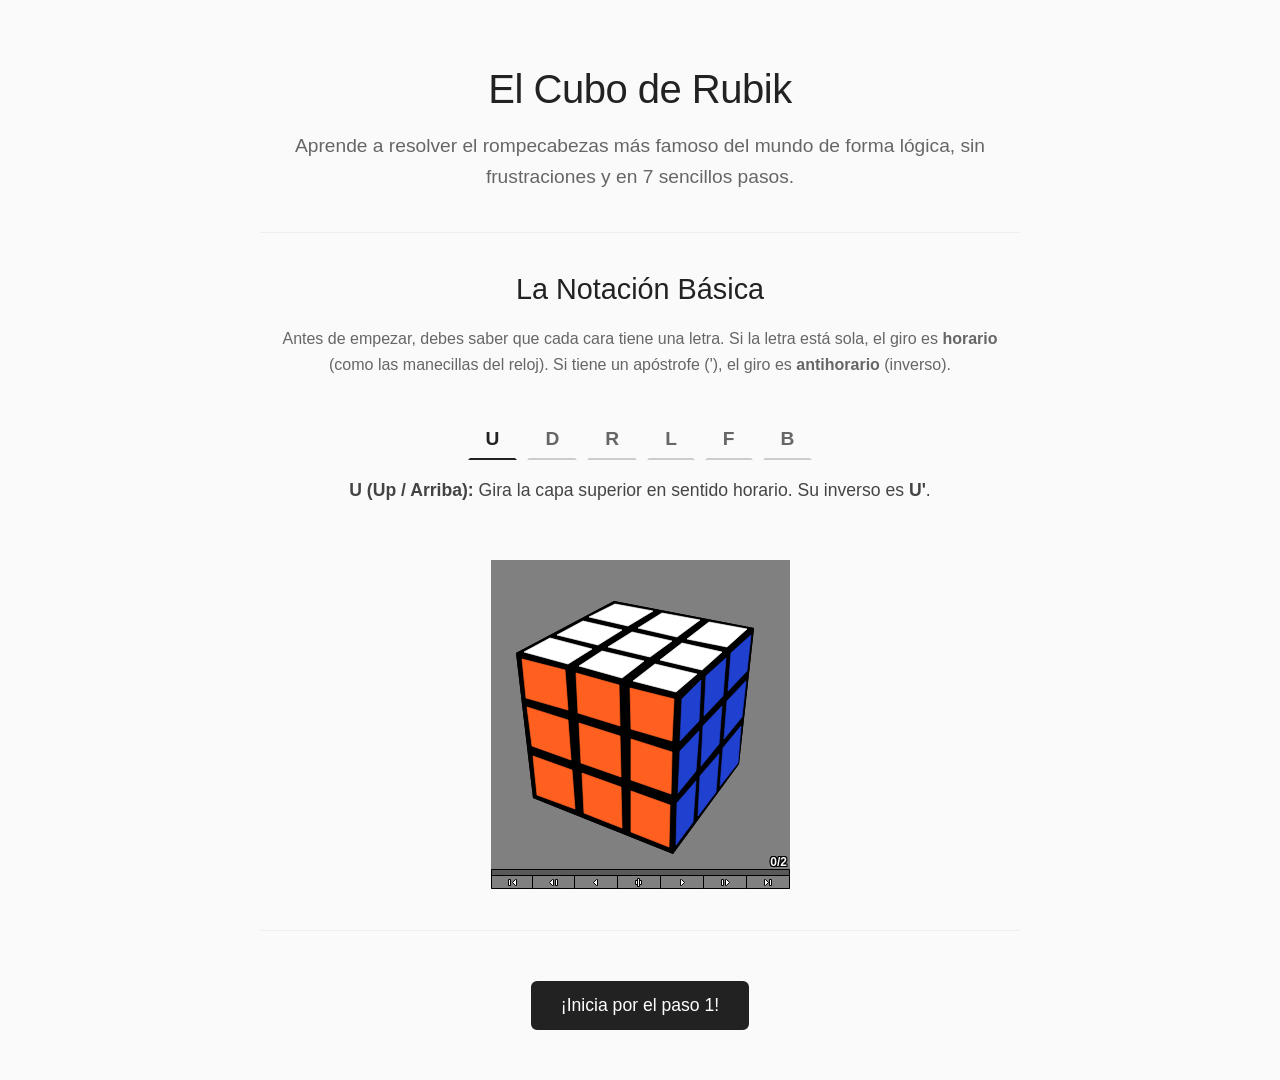
<file: index.html>
<!DOCTYPE html>
<html lang="es">
<head>
    <meta charset="UTF-8">
    <meta name="viewport" content="width=device-width, initial-scale=1.0">
    <title>Cómo armar el Cubo de Rubik</title>
    <link rel="stylesheet" href="style.css">
</head>
<body>

    <div class="container">
        <h1>El Cubo de Rubik</h1>
        <p>Aprende a resolver el rompecabezas más famoso del mundo de forma lógica, sin frustraciones y en 7 sencillos pasos.</p>
        
        <hr style="border: 0; border-top: 1px solid #eee; margin: 40px 0;">

        <h2>La Notación Básica</h2>
        <p style="font-size: 1rem;">Antes de empezar, debes saber que cada cara tiene una letra. Si la letra está sola, el giro es <strong>horario</strong> (como las manecillas del reloj). Si tiene un apóstrofe ('), el giro es <strong>antihorario</strong> (inverso).</p>

        <div class="tabs-container">
            <div class="tabs">
                <button class="tab-btn active" onclick="cambiarGiro('U', this)">U</button>
                <button class="tab-btn" onclick="cambiarGiro('D', this)">D</button>
                <button class="tab-btn" onclick="cambiarGiro('R', this)">R</button>
                <button class="tab-btn" onclick="cambiarGiro('L', this)">L</button>
                <button class="tab-btn" onclick="cambiarGiro('F', this)">F</button>
                <button class="tab-btn" onclick="cambiarGiro('B', this)">B</button>
            </div>

            <div id="descNotacion">
                <strong>U (Up / Arriba):</strong> Gira la capa superior en sentido horario. Su inverso es <strong>U'</strong>.
            </div>

            <div id="cuboNotacion" class="cubo-container"></div>
        </div>

        <hr style="border: 0; border-top: 1px solid #eee; margin: 40px 0;">

        <a href="paso1.html" class="btn">¡Inicia por el paso 1!</a>
    </div>

    <script src="AnimCube3.js"></script>
    <script>
        // Diccionario con la información de cada giro
        const giros = {
            'U': { move: "U U'", texto: "<strong>U (Up / Arriba):</strong> Gira la capa superior en sentido horario. Su inverso es <strong>U'</strong>." },
            'D': { move: "D D'", texto: "<strong>D (Down / Abajo):</strong> Gira la capa inferior en sentido horario. Su inverso es <strong>D'</strong>." },
            'R': { move: "R R'", texto: "<strong>R (Right / Derecha):</strong> Gira la capa derecha en sentido horario. Su inverso es <strong>R'</strong>." },
            'L': { move: "L L'", texto: "<strong>L (Left / Izquierda):</strong> Gira la capa izquierda en sentido horario. Su inverso es <strong>L'</strong>." },
            'F': { move: "F F'", texto: "<strong>F (Front / Frente):</strong> Gira la capa frontal en sentido horario. Su inverso es <strong>F'</strong>." },
            'B': { move: "B B'", texto: "<strong>B (Back / Atrás):</strong> Gira la capa trasera en sentido horario. Su inverso es <strong>B'</strong>." }
        };

        // Función que se ejecuta al presionar un botón
        function cambiarGiro(cara, botonElemento) {
            // 1. Quitar la clase 'active' de todos los botones y ponérsela al que se hizo clic
            let botones = document.querySelectorAll('.tab-btn');
            botones.forEach(btn => btn.classList.remove('active'));
            if(botonElemento) botonElemento.classList.add('active');

            // 2. Actualizar el texto descriptivo
            document.getElementById('descNotacion').innerHTML = giros[cara].texto;

            // 3. Limpiar el contenedor del cubo para evitar duplicados
            document.getElementById('cuboNotacion').innerHTML = '';

            // 4. Volver a cargar el AnimCube3 con el nuevo giro.
            // Omitimos "facelets" para que el cubo aparezca con todos sus colores.
            AnimCube3("id=cuboNotacion&move=" + giros[cara].move + "&speed=15");
        }

        // Inicializar el cubo con el giro 'U' al cargar la página por primera vez
        cambiarGiro('U', document.querySelector('.tab-btn.active'));
    </script>

</body>
</html>
</file>
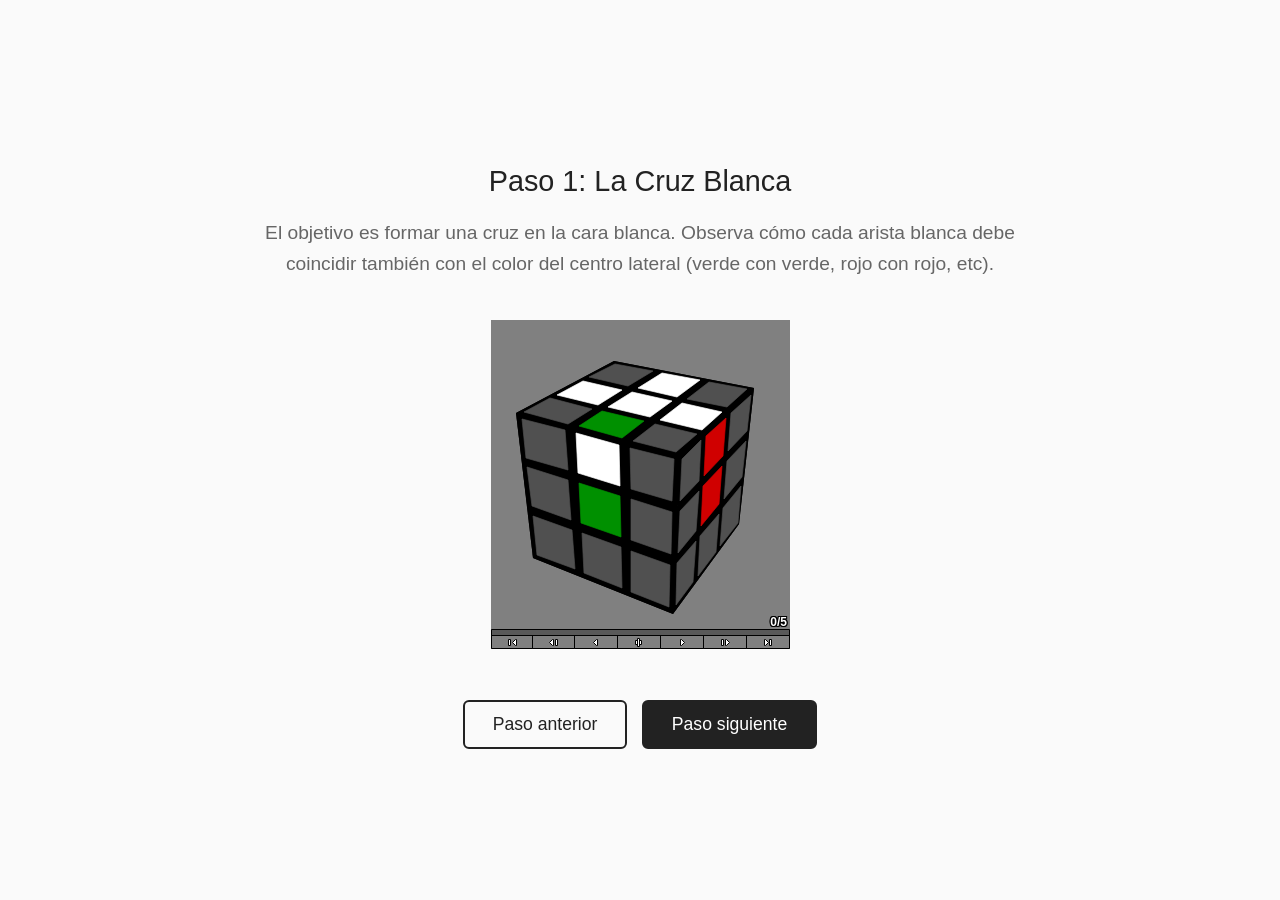
<file: paso1.html>
<!DOCTYPE html>
<html lang="es">
<head>
    <meta charset="UTF-8">
    <meta name="viewport" content="width=device-width, initial-scale=1.0">
    <title>Paso 1: La Cruz Blanca</title>
    <link rel="stylesheet" href="style.css">
</head>
<body>

    <div class="container">
        <h2>Paso 1: La Cruz Blanca</h2>
        <p>El objetivo es formar una cruz en la cara blanca. Observa cómo cada arista blanca debe coincidir también con el color del centro lateral (verde con verde, rojo con rojo, etc).</p>
        
        <div id="cuboPaso1" class="cubo-container"></div>

        <div class="nav-buttons">
            <a href="index.html" class="btn btn-outline">Paso anterior</a>
            <a href="paso2.html" class="btn">Paso siguiente</a>
        </div>
    </div>

    <script src="AnimCube3.js"></script>
    <script>
        /* EXPLICACIÓN DE LOS PARÁMETROS:
         - move: El algoritmo que arma la cruz (5 movimientos de ejemplo).
         - initrevmove=#: Le dice al simulador "revuelve el cubo aplicando el algoritmo al revés antes de empezar". Así, al darle play, se arma.
         - facelets: Una cadena mágica de 54 letras que pinta solo la cruz blanca y los centros, dejando el resto en gris ('d' de dark gray).
        */
        
        var parametros ="id=cuboPaso1" + 
                        "&move=F R' D' R F2" + 
                        "&initrevmove=#" + 
                        "&facelets=dwdwwwdwdddddydddddddggdddddddbbdddddoddodddddddrrdddd";

        AnimCube3(parametros);
    </script>

</body>
</html>
</file>
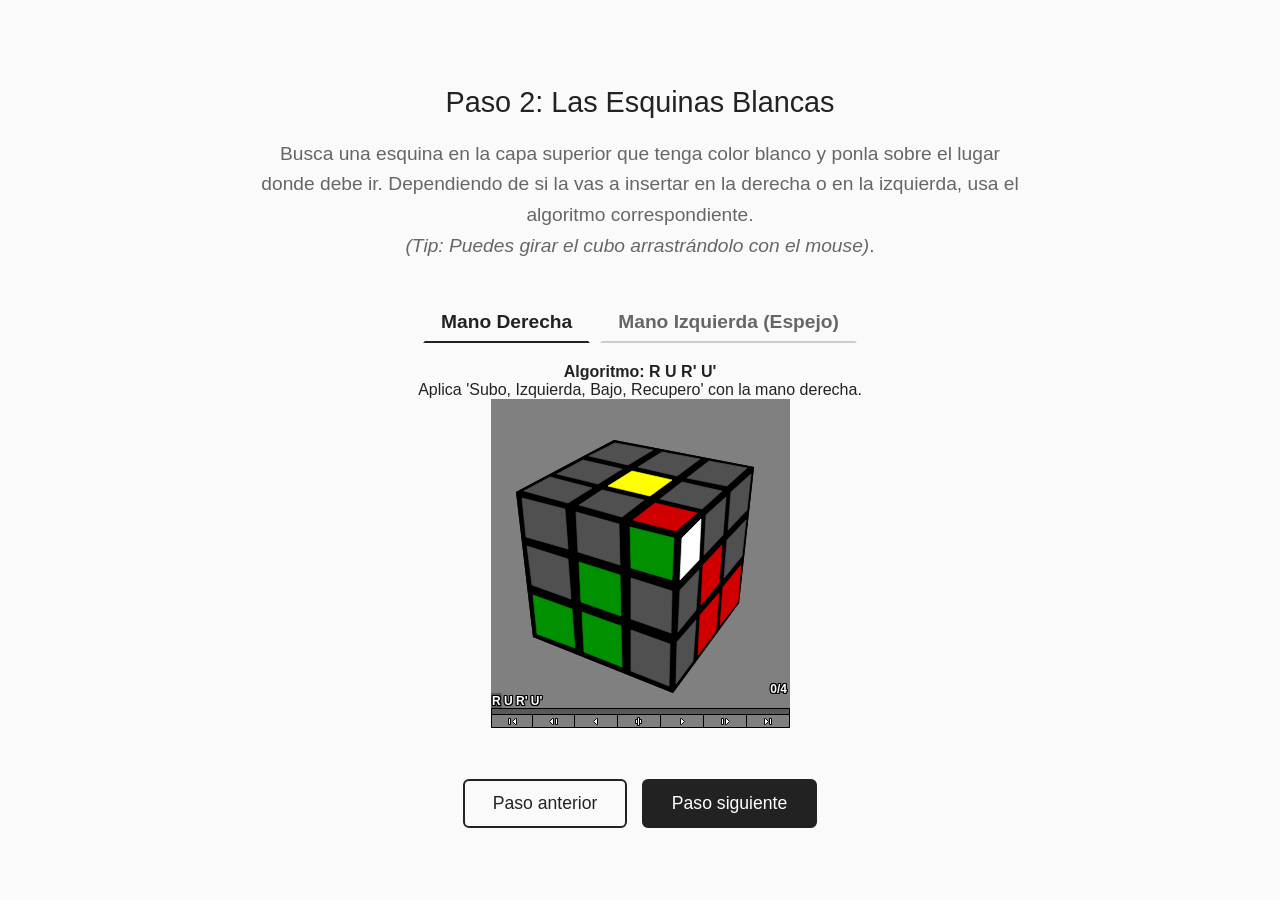
<file: paso2.html>
<!DOCTYPE html>
<html lang="es">
<head>
    <meta charset="UTF-8">
    <meta name="viewport" content="width=device-width, initial-scale=1.0">
    <title>Paso 2: Las Esquinas Blancas</title>
    <link rel="stylesheet" href="style.css">
</head>
<body>

    <div class="container">
        <h2>Paso 2: Las Esquinas Blancas</h2>
        <p>Busca una esquina en la capa superior que tenga color blanco y ponla sobre el lugar donde debe ir. Dependiendo de si la vas a insertar en la derecha o en la izquierda, usa el algoritmo correspondiente. <br><em>(Tip: Puedes girar el cubo arrastrándolo con el mouse)</em>.</p>
        
        <div class="tabs-container">
            <div class="tabs">
                <button class="tab-btn active" onclick="cambiarCaso('derecha', this)">Mano Derecha</button>
                <button class="tab-btn" onclick="cambiarCaso('izquierda', this)">Mano Izquierda (Espejo)</button>
            </div>

            <div id="descCaso">
                <strong>Algoritmo: R U R' U'</strong><br>
                Aplica "Subo, Izquierda, Bajo, Recupero" con la mano derecha.
            </div>

            <div id="cuboPaso2" class="cubo-container"></div>
        </div>

        <div class="nav-buttons">
            <a href="paso1.html" class="btn btn-outline">Paso anterior</a>
            <a href="paso3.html" class="btn">Paso siguiente</a>
        </div>
    </div>

   <script src="AnimCube3.js"></script>
    <script>
        // Tu mapeo de colores exacto
        const coloresPaso2 = 
            "ddddydddd" + // U
            "wwwwwwwww" + // D
            "ddgdggddg" + // F
            "ddbdbbddb" + // B
            "ddddodooo" + // L
            "ddrdrrddr";  // R

        // Añadimos el parámetro "pos" a cada caso
        const casos = {
            'derecha': { 
                move: "R U R' U'", 
                pos: "lluu", // Vista por defecto (muestra Arriba, Frente y Derecha)
                texto: "<strong>Algoritmo: R U R' U'</strong><br>Aplica 'Subo, Izquierda, Bajo, Recupero' con la mano derecha." 
            },
            'izquierda': { 
                move: "L' U' L U", 
                pos: "lldd", // Vista espejo (Gira el cubo para mostrar Arriba, Frente e Izquierda)
                texto: "<strong>Algoritmo: L' U' L U</strong><br>El caso espejo. Aplica los mismos movimientos pero con tu mano izquierda." 
            }
        };

        function cambiarCaso(lado, botonElemento) {
            let botones = document.querySelectorAll('.tab-btn');
            botones.forEach(btn => btn.classList.remove('active'));
            if(botonElemento) botonElemento.classList.add('active');

            document.getElementById('descCaso').innerHTML = casos[lado].texto;
            document.getElementById('cuboPaso2').innerHTML = '';
            
            // Agregamos "&position=" + casos[lado].pos a la cadena
            let parametros = "id=cuboPaso2" + 
                             "&move=" + casos[lado].move + 
                             "&initrevmove=#" + 
                             "&movetext=1" + 
                             "&position=" + casos[lado].pos + 
                             "&facelets=" + coloresPaso2;

            AnimCube3(parametros);
        }

        cambiarCaso('derecha', document.querySelector('.tab-btn.active'));
    </script>

</body>
</html>
</file>
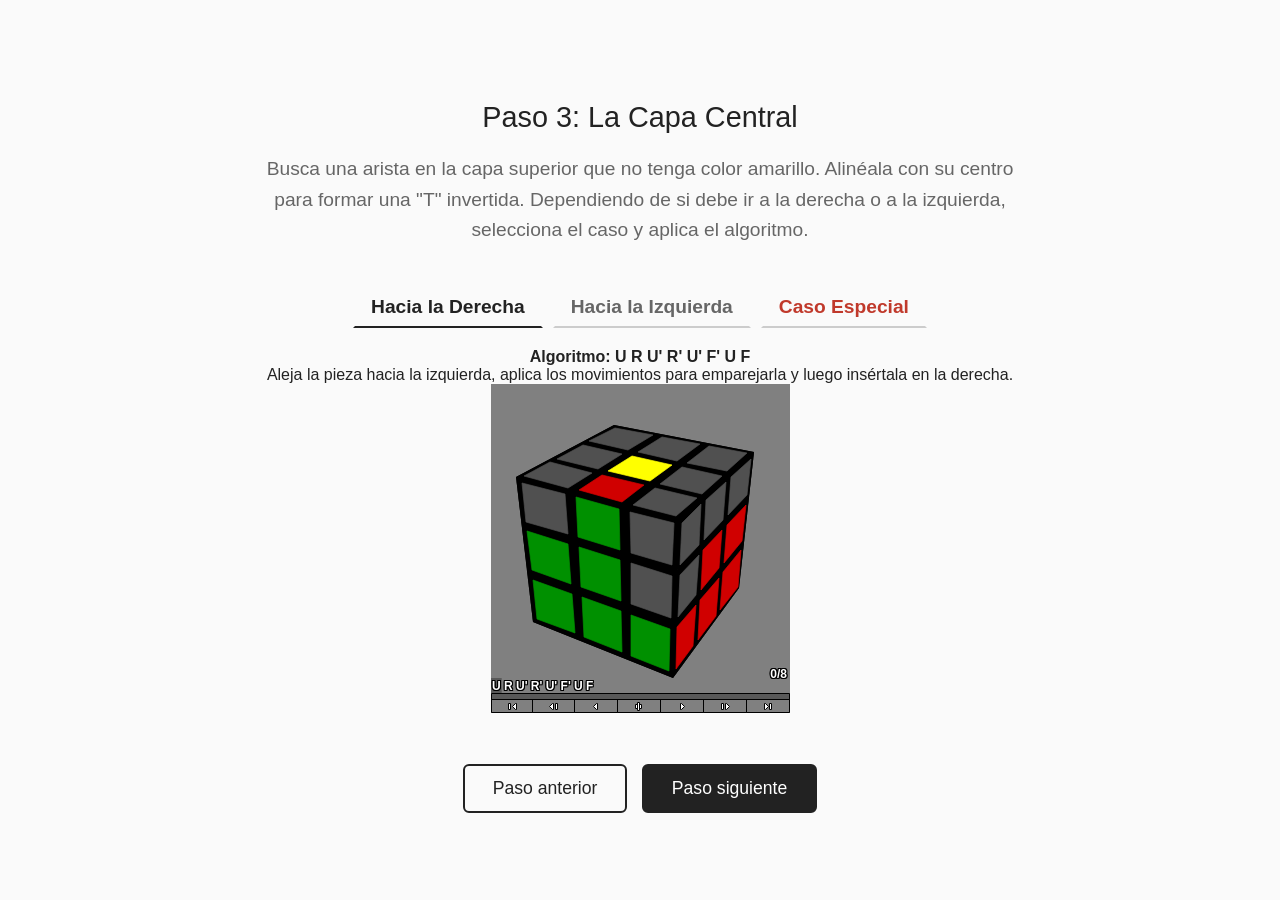
<file: paso3.html>
<!DOCTYPE html>
<html lang="es">
<head>
    <meta charset="UTF-8">
    <meta name="viewport" content="width=device-width, initial-scale=1.0">
    <title>Paso 3: La Capa Central</title>
    <link rel="stylesheet" href="style.css">
</head>
<body>

    <div class="container">
        <h2>Paso 3: La Capa Central</h2>
        <p>Busca una arista en la capa superior que no tenga color amarillo. Alinéala con su centro para formar una "T" invertida. Dependiendo de si debe ir a la derecha o a la izquierda, selecciona el caso y aplica el algoritmo.</p>
        
        <div class="tabs-container">
            <div class="tabs">
                <button class="tab-btn active" onclick="cambiarCaso('derecha', this)">Hacia la Derecha</button>
                <button class="tab-btn" onclick="cambiarCaso('izquierda', this)">Hacia la Izquierda</button>
                <button class="tab-btn" style="color: #c0392b;" onclick="cambiarCaso('especial', this)">Caso Especial</button>
            </div>

            <div id="descCaso">
                <strong>Algoritmo: U R U' R' U' F' U F</strong><br>
                Aleja la pieza hacia la izquierda, sube la derecha y devuélvela para insertarla en la ranura derecha.
            </div>

            <div id="cuboPaso3" class="cubo-container"></div>
        </div>

        <div class="nav-buttons">
            <a href="paso2.html" class="btn btn-outline">Paso anterior</a>
            <a href="paso4.html" class="btn">Paso siguiente</a>
        </div>
    </div>

    <script src="AnimCube3.js"></script>
    <script>
        // Tu mapeo de colores exacto para las dos capas resueltas (F2L)
        const coloresPaso3 = 
            "ddddydddd" + // U: Cara superior (solo centro amarillo)
            "wwwwwwwww" + // D: Cara inferior (toda blanca armada)
            "dggdggdgg" + // F: Frente (capa media y baja verdes)
            "dbbdbbdbb" + // B: Atrás (capa media y baja azules)
            "dddoooooo" + // L: Izquierda (capa media y baja naranjas)
            "drrdrrdrr";  // R: Derecha (capa media y baja rojas)

        // Definimos los tres casos
        const casos = {
            'derecha': { 
                move: "U R U' R' U' F' U F", 
                pos: "lluu", // Vista por defecto (Frente y Derecha)
                texto: "<strong>Algoritmo: U R U' R' U' F' U F</strong><br>Aleja la pieza hacia la izquierda, aplica los movimientos para emparejarla y luego insértala en la derecha." 
            },
            'izquierda': { 
                move: "U' L' U L U F U' F'", 
                pos: "lldd", // Vista espejo (Frente e Izquierda)
                texto: "<strong>Algoritmo: U' L' U L U F U' F'</strong><br>El caso espejo. Aleja la pieza hacia la derecha, empareja e inserta en la ranura izquierda." 
            },
            'especial': {
                // Algoritmo avanzado que voltea la arista en su lugar para la animación
                move: "R U2 R' U R U2 R' U F' U' F",
                pos: "lluu",
                texto: "<strong>Caso Especial: Arista en su lugar pero volteada</strong><br>Para resolverlo de forma sencilla: aplica el algoritmo de la <strong>Derecha</strong> una vez para sacar la pieza a la capa superior, y luego vuelve a insertarla correctamente. <em>(El simulador te muestra un atajo avanzado para voltearla directamente)</em>."
            }
        };

        // Función para cambiar de caso
        function cambiarCaso(lado, botonElemento) {
            let botones = document.querySelectorAll('.tab-btn');
            botones.forEach(btn => btn.classList.remove('active'));
            if(botonElemento) botonElemento.classList.add('active');

            document.getElementById('descCaso').innerHTML = casos[lado].texto;
            document.getElementById('cuboPaso3').innerHTML = '';
            
            // Cargar AnimCube3 con rotación de cámara, algoritmo en pantalla y tus colores
            let parametros = "id=cuboPaso3" + 
                             "&move=" + casos[lado].move + 
                             "&initrevmove=#" + 
                             "&movetext=1" + 
                             "&position=" + casos[lado].pos + 
                             "&facelets=" + coloresPaso3;

            AnimCube3(parametros);
        }

        // Cargar el caso hacia la derecha por defecto al abrir la página
        cambiarCaso('derecha', document.querySelector('.tab-btn.active'));
    </script>

</body>
</html>
</file>
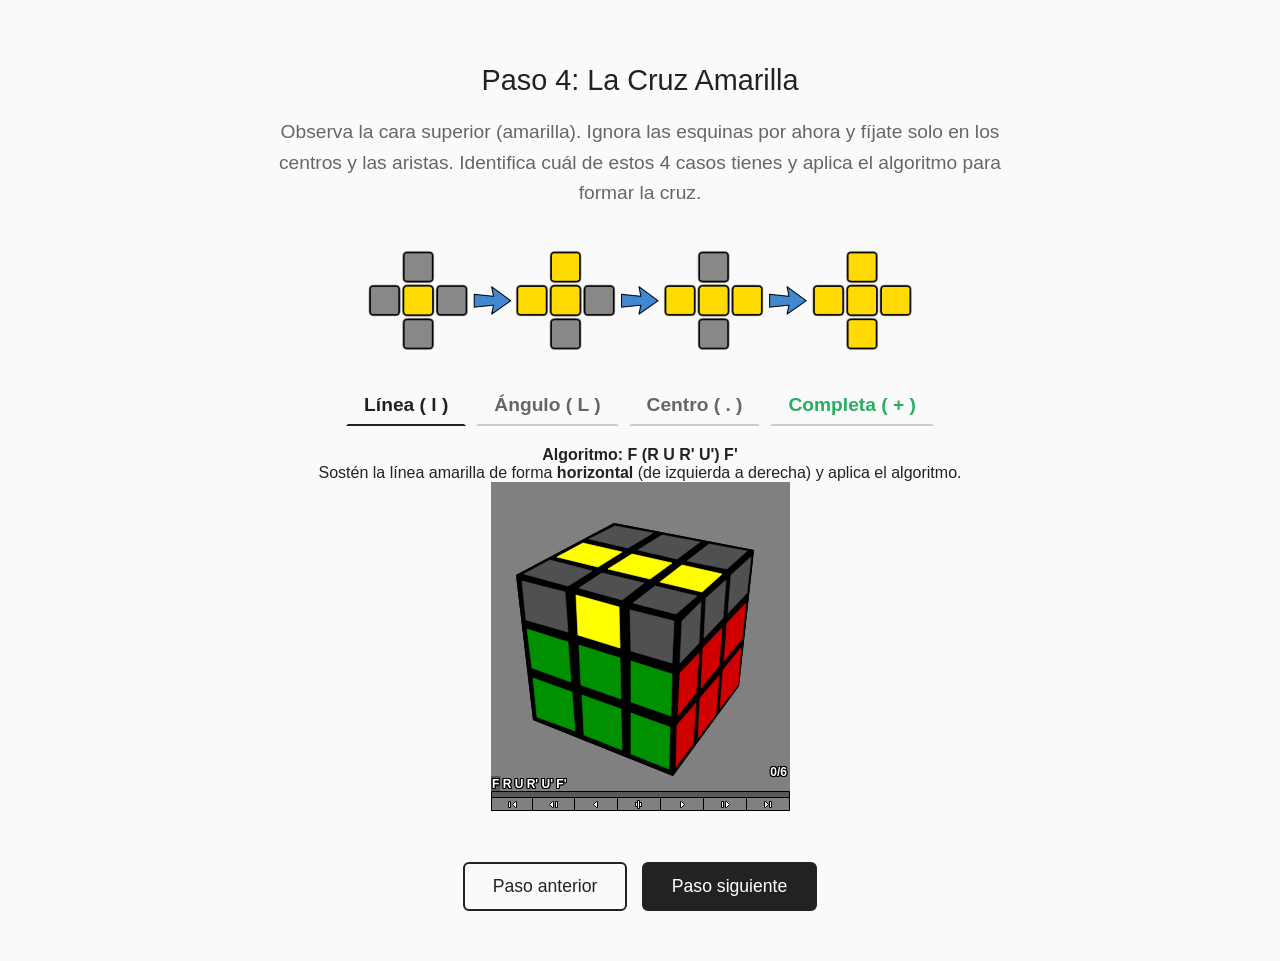
<file: paso4.html>
<!DOCTYPE html>
<html lang="es">
<head>
    <meta charset="UTF-8">
    <meta name="viewport" content="width=device-width, initial-scale=1.0">
    <title>Paso 4: La Cruz Amarilla</title>
    <link rel="stylesheet" href="style.css">
</head>
<body>

    <div class="container">
        <h2>Paso 4: La Cruz Amarilla</h2>
        <p>Observa la cara superior (amarilla). Ignora las esquinas por ahora y fíjate solo en los centros y las aristas. Identifica cuál de estos 4 casos tienes y aplica el algoritmo para formar la cruz.</p>
        
        <img src="imagenes/cruz-amarilla.png" alt="Casos de la Cruz Amarilla: Punto, L, Línea, Completa" class="img-referencia">

        <div class="tabs-container">
            <div class="tabs">
                <button class="tab-btn active" onclick="cambiarCaso('linea', this)">Línea ( l )</button>
                <button class="tab-btn" onclick="cambiarCaso('angulo', this)">Ángulo ( L )</button>
                <button class="tab-btn" onclick="cambiarCaso('centro', this)">Centro ( . )</button>
                <button class="tab-btn" style="color: #27ae60;" onclick="cambiarCaso('completa', this)">Completa ( + )</button>
            </div>

            <div id="descCaso">
                <strong>Algoritmo: F R U R' U' F'</strong><br>
                Sostén la línea de forma horizontal y aplica el algoritmo una vez.
            </div>

            <div id="cuboPaso4" class="cubo-container"></div>
        </div>

        <div class="nav-buttons">
            <a href="paso3.html" class="btn btn-outline">Paso anterior</a>
            <a href="paso5.html" class="btn">Paso siguiente</a>
        </div>
    </div>

    <script src="AnimCube3.js"></script>
    <script>
        const coloresPaso4 = 
            "dydyyydyd" + // U
            "wwwwwwwww" + // D
            "dggdggdgg" + // F
            "dbbdbbdbb" + // B
            "dddoooooo" + // L
            "drrdrrdrr";  // R

        const casos = {
            'linea': { 
                move: "F R U R' U' F'", 
                texto: "<strong>Algoritmo: F (R U R' U') F'</strong><br>Sostén la línea amarilla de forma <strong>horizontal</strong> (de izquierda a derecha) y aplica el algoritmo." 
            },
            'angulo': { 
                move: "F R U R' U' R U R' U' F'", 
                texto: "<strong>Algoritmo: F (R U R' U')x2 F'</strong><br>Coloca la 'L' pequeña en la esquina <strong>superior izquierda</strong> (Atrás-Izquierda). Es el mismo algoritmo, pero haces <em>'Subo, Izq, Bajo, Recupero'</em> <strong>dos veces</strong> antes de regresar la cara Frontal." 
            },
            'centro': {
                move: "F R U R' U' F' U2 F R U R' U' R U R' U' F'",
                texto: "<strong>Secuencia: Línea + Ángulo</strong><br>Si solo tienes el punto, aplica el algoritmo de la <strong>Línea</strong>. Eso formará una 'L'. Acomódala arriba a la izquierda (con U2) y aplica el algoritmo del <strong>Ángulo</strong>."
            },
            'completa': {
                move: "U U'",
                texto: "<strong>¡Qué suerte! Ya tienes la cruz.</strong><br>A veces el cubo se salta pasos por sí solo. Ignora las esquinas y avanza directamente al <strong>Paso 5</strong>."
            }
        };

        function cambiarCaso(caso, botonElemento) {
            let botones = document.querySelectorAll('.tab-btn');
            botones.forEach(btn => btn.classList.remove('active'));
            if(botonElemento) botonElemento.classList.add('active');

            document.getElementById('descCaso').innerHTML = casos[caso].texto;
            document.getElementById('cuboPaso4').innerHTML = '';
            
            let parametros = "id=cuboPaso4" + 
                             "&move=" + casos[caso].move + 
                             "&initrevmove=#" + 
                             "&movetext=1" + 
                             "&position=lluu" + 
                             "&facelets=" + coloresPaso4;

            AnimCube3(parametros);
        }

        cambiarCaso('linea', document.querySelector('.tab-btn.active'));
    </script>

</body>
</html>
</file>
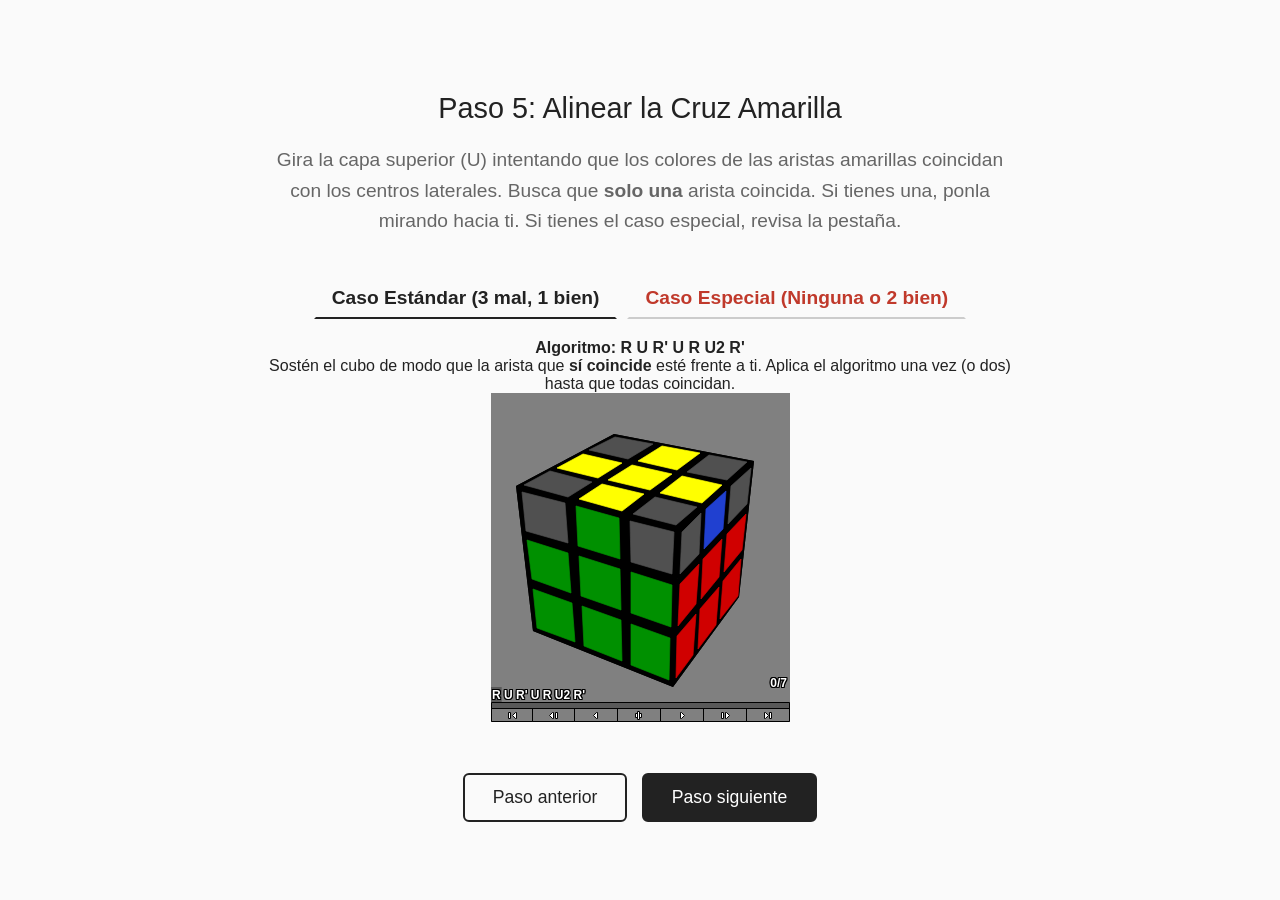
<file: paso5.html>
<!DOCTYPE html>
<html lang="es">
<head>
    <meta charset="UTF-8">
    <meta name="viewport" content="width=device-width, initial-scale=1.0">
    <title>Paso 5: Alinear la Cruz Amarilla</title>
    <link rel="stylesheet" href="style.css">
</head>
<body>

    <div class="container">
        <h2>Paso 5: Alinear la Cruz Amarilla</h2>
        <p>Gira la capa superior (U) intentando que los colores de las aristas amarillas coincidan con los centros laterales. Busca que <strong>solo una</strong> arista coincida. Si tienes una, ponla mirando hacia ti. Si tienes el caso especial, revisa la pestaña.</p>
        
        <div class="tabs-container">
            <div class="tabs">
                <button class="tab-btn active" onclick="cambiarCaso('estandar', this)">Caso Estándar (3 mal, 1 bien)</button>
                <button class="tab-btn" style="color: #c0392b;" onclick="cambiarCaso('especial', this)">Caso Especial (Ninguna o 2 bien)</button>
            </div>

            <div id="descCaso">
                <strong>Algoritmo: R U R' U R U2 R'</strong><br>
                Pon la arista que SÍ coincide en la cara <strong>Frontal</strong> y aplica el algoritmo.
            </div>

            <div id="cuboPaso5" class="cubo-container"></div>
        </div>

        <div class="nav-buttons">
            <a href="paso4.html" class="btn btn-outline">Paso anterior</a>
            <a href="paso6.html" class="btn">Paso siguiente</a>
        </div>
    </div>

    <script src="AnimCube3.js"></script>
    <script>
        // Usamos tu base de F2L intacta, pero encendemos la arista superior de cada cara
        const coloresPaso5 = 
            "dydyyydyd" + // U: Cruz amarilla
            "wwwwwwwww" + // D: Cara inferior blanca armada
            "dgggggdgg" + // F: F2L verde + arista superior verde
            "dbbbbbdbb" + // B: F2L azul + arista superior azul
            "dodoooooo" + // L: F2L naranja + arista superior naranja
            "drrrrrdrr";  // R: F2L rojo + arista superior roja

        // Definimos los casos
            const casos = {
                'estandar': { 
                    move: "R U R' U R U2 R'", 
                    pos: "lluu", 
                    texto: "<strong>Algoritmo: R U R' U R U2 R'</strong><br>Sostén el cubo de modo que la arista que <strong>sí coincide</strong> esté frente a ti. Aplica el algoritmo una vez (o dos) hasta que todas coincidan." 
                },
                'especial': { 
                    // Hacemos el Sune en R, acomodamos con U, y hacemos el Sune en B (sin girar el cubo)
                    move: "R U R' U R U2 R' U B U B' U B U2 B'", 
                    pos: "lluu", 
                    texto: "<strong>Caso Especial: No puedes dejar SOLO UNA bien.</strong><br>Aplica el algoritmo desde <strong>cualquier lado</strong>. Al hacerlo, forzarás al cubo a darte una sola arista correcta. Acomódala de frente y repítelo. <em>(Dale a Play para ver el proceso completo sin rotar el cubo)</em>." 
                }
            };

        // Función para cambiar de caso
        function cambiarCaso(caso, botonElemento) {
            let botones = document.querySelectorAll('.tab-btn');
            botones.forEach(btn => btn.classList.remove('active'));
            if(botonElemento) botonElemento.classList.add('active');

            document.getElementById('descCaso').innerHTML = casos[caso].texto;
            document.getElementById('cuboPaso5').innerHTML = '';
            
            // Cargamos AnimCube3 
            let parametros = "id=cuboPaso5" + 
                             "&move=" + casos[caso].move + 
                             "&initrevmove=#" + 
                             "&movetext=1" + 
                             "&position=" + casos[caso].pos + 
                             "&facelets=" + coloresPaso5;

            AnimCube3(parametros);
        }

        // Cargar el caso estándar por defecto
        cambiarCaso('estandar', document.querySelector('.tab-btn.active'));
    </script>

</body>
</html>
</file>
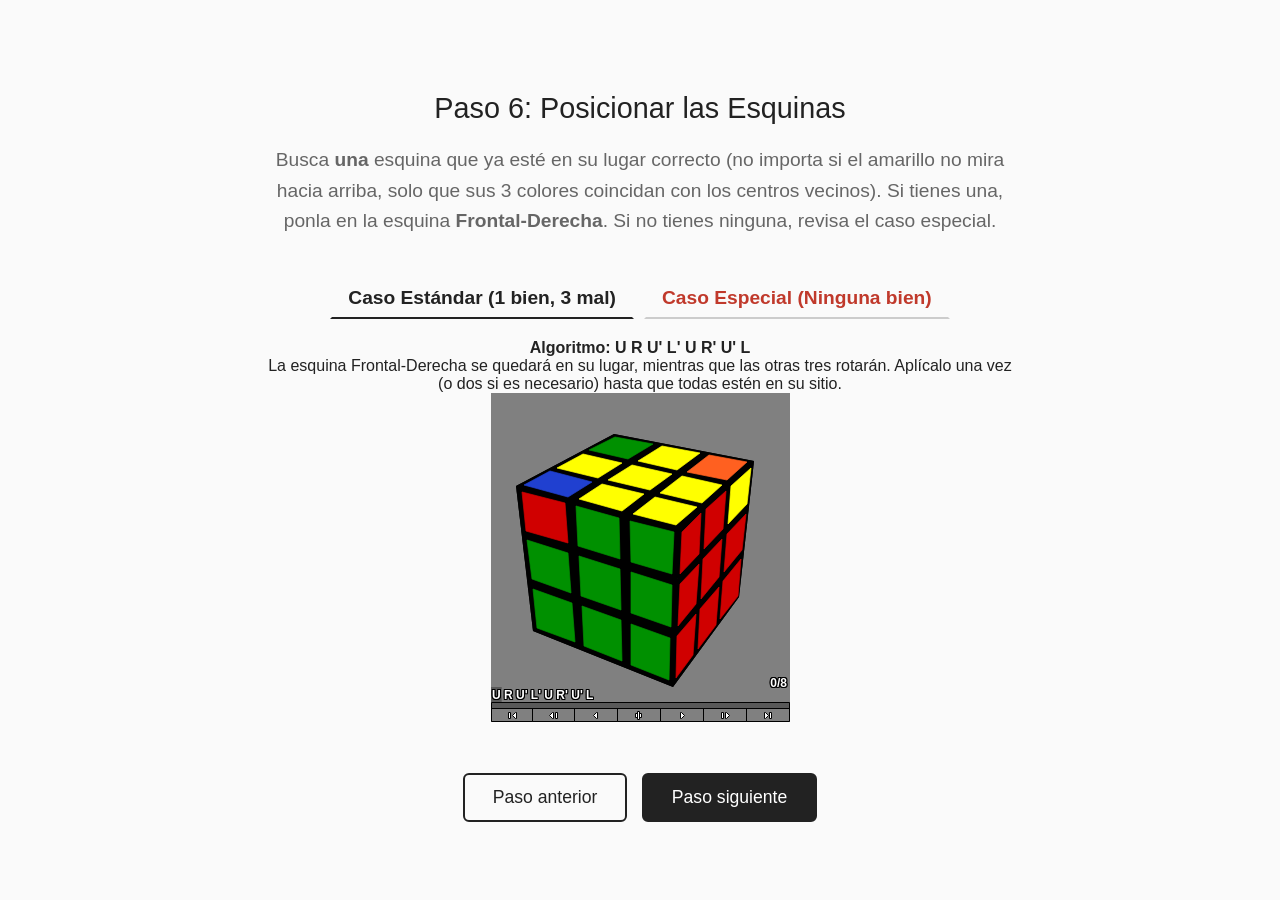
<file: paso6.html>
<!DOCTYPE html>
<html lang="es">
<head>
    <meta charset="UTF-8">
    <meta name="viewport" content="width=device-width, initial-scale=1.0">
    <title>Paso 6: Posicionar las Esquinas</title>
    <link rel="stylesheet" href="style.css">
</head>
<body>

    <div class="container">
        <h2>Paso 6: Posicionar las Esquinas</h2>
        <p>Busca <strong>una</strong> esquina que ya esté en su lugar correcto (no importa si el amarillo no mira hacia arriba, solo que sus 3 colores coincidan con los centros vecinos). Si tienes una, ponla en la esquina <strong>Frontal-Derecha</strong>. Si no tienes ninguna, revisa el caso especial.</p>
        
        <div class="tabs-container">
            <div class="tabs">
                <button class="tab-btn active" onclick="cambiarCaso('estandar', this)">Caso Estándar (1 bien, 3 mal)</button>
                <button class="tab-btn" style="color: #c0392b;" onclick="cambiarCaso('especial', this)">Caso Especial (Ninguna bien)</button>
            </div>

            <div id="descCaso">
                <strong>Algoritmo: U R U' L' U R' U' L</strong><br>
                Sostén la esquina correcta en la parte <strong>Frontal-Derecha</strong> y aplica el algoritmo para rotar las otras tres.
            </div>

            <div id="cuboPaso6" class="cubo-container"></div>
        </div>

        <div class="nav-buttons">
            <a href="paso5.html" class="btn btn-outline">Paso anterior</a>
            <a href="paso7.html" class="btn">Paso siguiente</a>
        </div>
    </div>

    <script src="AnimCube3.js"></script>
    <script>
        // En este paso encendemos TODO el cubo, porque el usuario necesita ver 
        // los 3 colores de las esquinas para saber si están en su "barrio" correcto.
        const coloresPaso6 = 
            "yyyyyyyyy" + // U: Toda amarilla
            "wwwwwwwww" + // D: Toda blanca
            "ggggggggg" + // F: Toda verde
            "bbbbbbbbb" + // B: Toda azul
            "ooooooooo" + // L: Toda naranja
            "rrrrrrrrr";  // R: Toda roja

        // Definimos los dos casos
        const casos = {
            'estandar': { 
                move: "U R U' L' U R' U' L", 
                pos: "lluu", 
                texto: "<strong>Algoritmo: U R U' L' U R' U' L</strong><br>La esquina Frontal-Derecha se quedará en su lugar, mientras que las otras tres rotarán. Aplícalo una vez (o dos si es necesario) hasta que todas estén en su sitio." 
            },
            'especial': { 
                // Niklas normal, seguido de un Niklas ejecutado en las caras B y F para no rotar el cubo
                move: "U R U' L' U R' U' L U B U' F' U B' U' F", 
                pos: "lluu", 
                texto: "<strong>Caso Especial: Ninguna esquina está en su lugar.</strong><br>Aplica el algoritmo desde <strong>cualquier lado</strong>. Esto forzará a que UNA esquina se acomode. Búscala, ponla en la posición Frontal-Derecha y repite el algoritmo. <em>(Dale Play para ver el proceso)</em>." 
            }
        };

        // Función para cambiar de caso
        function cambiarCaso(caso, botonElemento) {
            let botones = document.querySelectorAll('.tab-btn');
            botones.forEach(btn => btn.classList.remove('active'));
            if(botonElemento) botonElemento.classList.add('active');

            document.getElementById('descCaso').innerHTML = casos[caso].texto;
            document.getElementById('cuboPaso6').innerHTML = '';
            
            // Cargamos AnimCube3 
            let parametros = "id=cuboPaso6" + 
                             "&move=" + casos[caso].move + 
                             "&initrevmove=#" + 
                             "&movetext=1" + 
                             "&position=" + casos[caso].pos + 
                             "&facelets=" + coloresPaso6;

            AnimCube3(parametros);
        }

        // Cargar el caso estándar por defecto
        cambiarCaso('estandar', document.querySelector('.tab-btn.active'));
    </script>

</body>
</html>
</file>
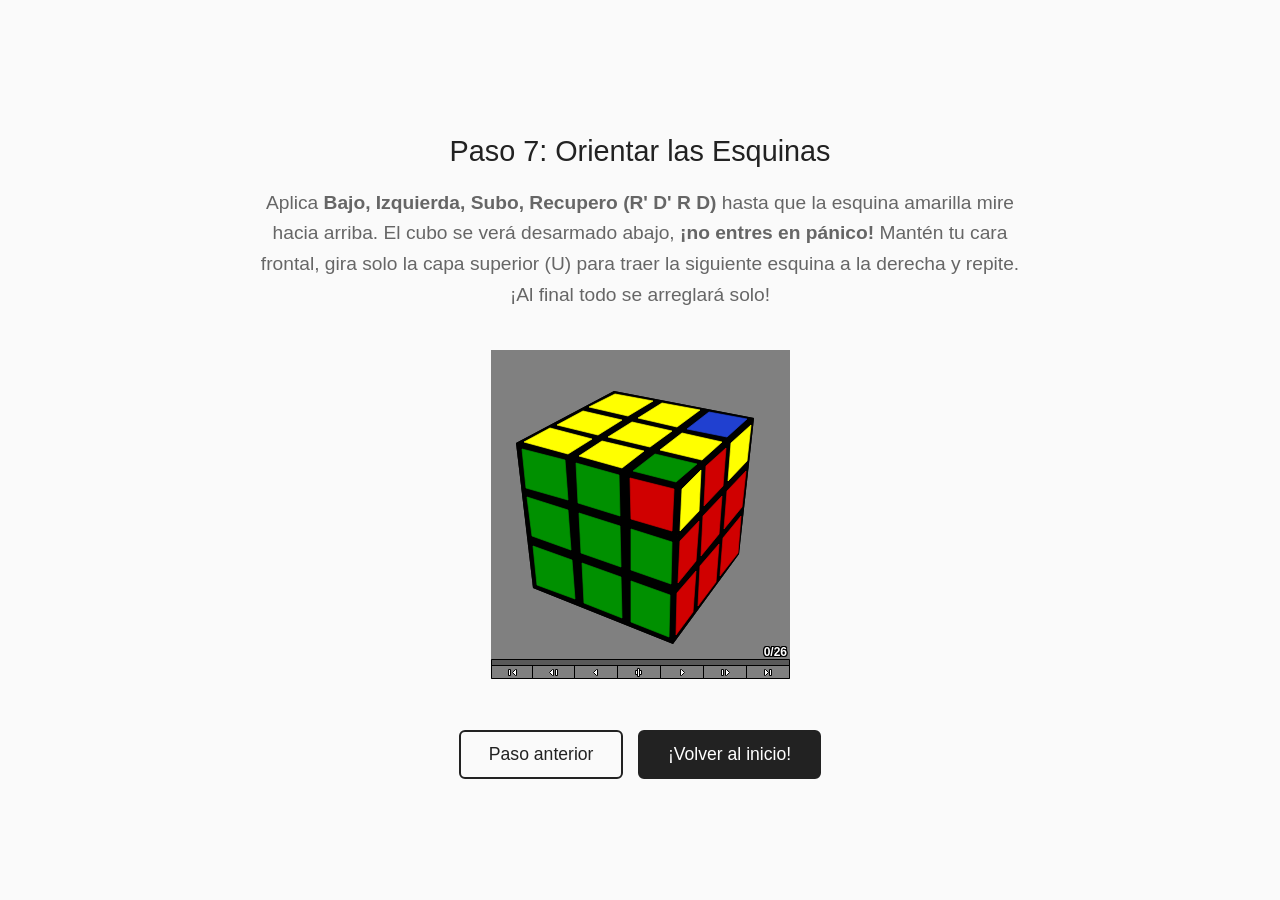
<file: paso7.html>
<!DOCTYPE html>
<html lang="es">
<head>
    <meta charset="UTF-8">
    <meta name="viewport" content="width=device-width, initial-scale=1.0">
    <title>Paso 7: ¡El Final!</title>
    <link rel="stylesheet" href="style.css">
</head>
<body>

    <div class="container">
        <h2>Paso 7: Orientar las Esquinas</h2>
        <p>Aplica <strong>Bajo, Izquierda, Subo, Recupero (R' D' R D)</strong> hasta que la esquina amarilla mire hacia arriba. El cubo se verá desarmado abajo, <strong>¡no entres en pánico!</strong> Mantén tu cara frontal, gira solo la capa superior (U) para traer la siguiente esquina a la derecha y repite. ¡Al final todo se arreglará solo!</p>
        
        <div id="cuboPaso7" class="cubo-container"></div>

        <div class="nav-buttons">
            <a href="paso6.html" class="btn btn-outline">Paso anterior</a>
            <a href="index.html" class="btn">¡Volver al inicio!</a>
        </div>
    </div>

    <script src="AnimCube3.js"></script>
    <script>
        /* Desglose del gran final:
           - move: La secuencia aplica "R' D' R D" dos veces para resolver la primera esquina, 
                   hace "U" para traer la siguiente, aplica "R' D' R D" cuatro veces para 
                   resolverla (lo que también restaura la parte de abajo), y termina con "U'".
           - facelets: Todos los colores encendidos, el cubo está a un paso de la victoria.
        */
        var parametros = "id=cuboPaso7" + 
                        "&move=R' D' R D R' D' R D U R' D' R D R' D' R D R' D' R D R' D' R D U'" + 
                        "&initrevmove=#" + 
                        "&facelets=yyyyyyyyy" + // U: Toda amarilla
                        "wwwwwwwww" +           // D: Toda blanca
                        "ggggggggg" +           // F: Toda verde
                        "bbbbbbbbb" +           // B: Toda azul
                        "ooooooooo" +           // L: Toda naranja
                        "rrrrrrrrr";            // R: Toda roja

        AnimCube3(parametros);
    </script>

</body>
</html>
</file>
<file: style.css>
/* style.css */
* {
    box-sizing: border-box;
}

body {
    font-family: -apple-system, BlinkMacSystemFont, "Segoe UI", Roboto, Helvetica, Arial, sans-serif;
    background-color: #fafafa;
    color: #222;
    margin: 0;
    padding: 0;
    display: flex;
    flex-direction: column;
    align-items: center;
    justify-content: center;
    min-height: 100vh;
    text-align: center;
}

.container {
    max-width: 800px;
    padding: 40px 20px;
}

h1 {
    font-size: 2.5rem;
    font-weight: 300;
    margin-bottom: 10px;
    letter-spacing: -0.5px;
}

h2 {
    font-size: 1.8rem;
    font-weight: 400;
    margin-bottom: 20px;
}

p {
    font-size: 1.2rem;
    color: #666;
    line-height: 1.6;
    margin-bottom: 40px;
}

/* Botones minimalistas */
.btn {
    display: inline-block;
    background-color: #222;
    color: #fff;
    padding: 12px 28px;
    text-decoration: none;
    border-radius: 6px;
    font-size: 1.1rem;
    transition: all 0.2s ease;
    margin: 10px 5px;
    border: 2px solid #222;
}

.btn:hover {
    background-color: #444;
    border-color: #444;
}

.btn-outline {
    background-color: transparent;
    color: #222;
}

.btn-outline:hover {
    background-color: #eee;
    border-color: #ccc;
}

.nav-buttons {
    margin-top: 40px;
}

/* Contenedor del simulador AnimCube3 */
.cubo-container {
    width: 300px;
    height: 330px;
    margin: 0 auto;
}


/* --- Sistema de Pestañas para Notación --- */
.tabs-container {
    margin: 30px 0;
    width: 100%;
}

.tabs {
    display: flex;
    justify-content: center;
    gap: 10px;
    margin-bottom: 20px;
}

.tab-btn {
    background-color: transparent;
    border: 2px solid transparent;
    border-bottom: 2px solid #ccc;
    color: #666;
    font-size: 1.2rem;
    font-weight: bold;
    padding: 8px 16px;
    cursor: pointer;
    transition: all 0.3s ease;
}

.tab-btn:hover {
    color: #222;
    border-bottom-color: #666;
}

.tab-btn.active {
    color: #222;
    border-bottom-color: #222;
}

#descNotacion {
    min-height: 60px;
    font-size: 1.1rem;
    color: #444;
    margin-bottom: 20px;
}


/* Estilo para imágenes de referencia en los pasos */
.img-referencia {
    display: block;
    margin: 20px auto 30px auto;
    max-width: 100%;
    height: auto;
    width: 550px; /* Tamaño original de tu imagen */
}
</file>
